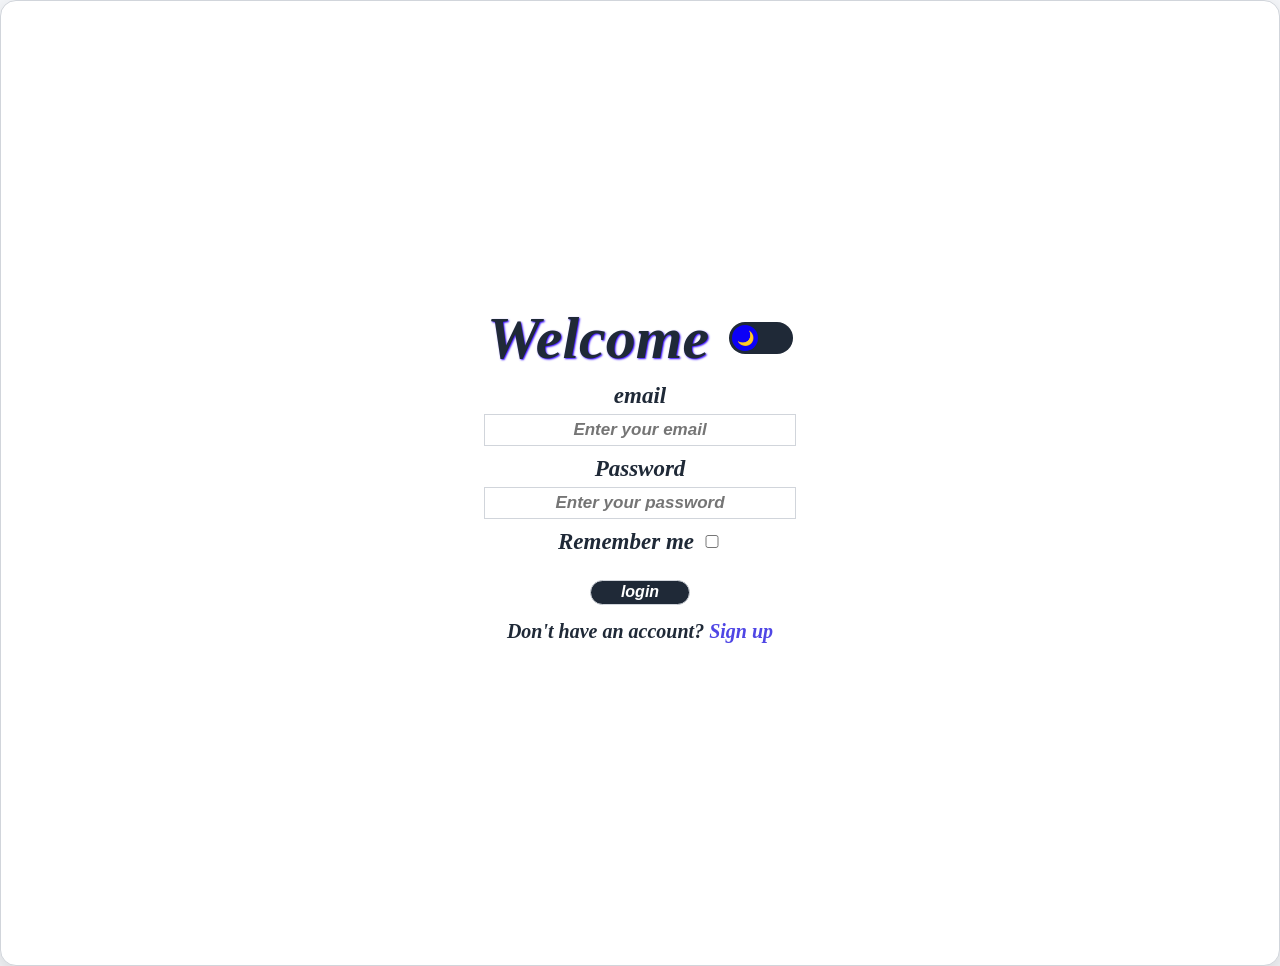
<file: index.html>
<!DOCTYPE html>
<html lang="en">
<head>
    <meta charset="UTF-8">
    <meta name="viewport" content="width=device-width, initial-scale=1.0">
    <title>Login page</title>
    <link rel="stylesheet" href="style.css">
</head>
<body>
<form action="#" method="post" class="login-card">
    <div class="start">
    <h1>Welcome</h1>
    <button id="theme-toggle" type="button" aria-label="Toggle theme"></button>
    </div>

    <label for="email">email</label>
    <input type="email" id="email" name="email" placeholder="Enter your email" required>

    <label for="password">Password</label>
    <input type="password" id="password" name="password" placeholder="Enter your password" required>

    <label class="remember">
        <input type="checkbox" name="remember">Remember me 
    </label>

    <button type="submit" class="submit">login</button>

    <p>Don't have an account? <a href="index2.html">Sign up</a></p>
</form>
<script src="main.js"></script>
</body>
</html>
</file>
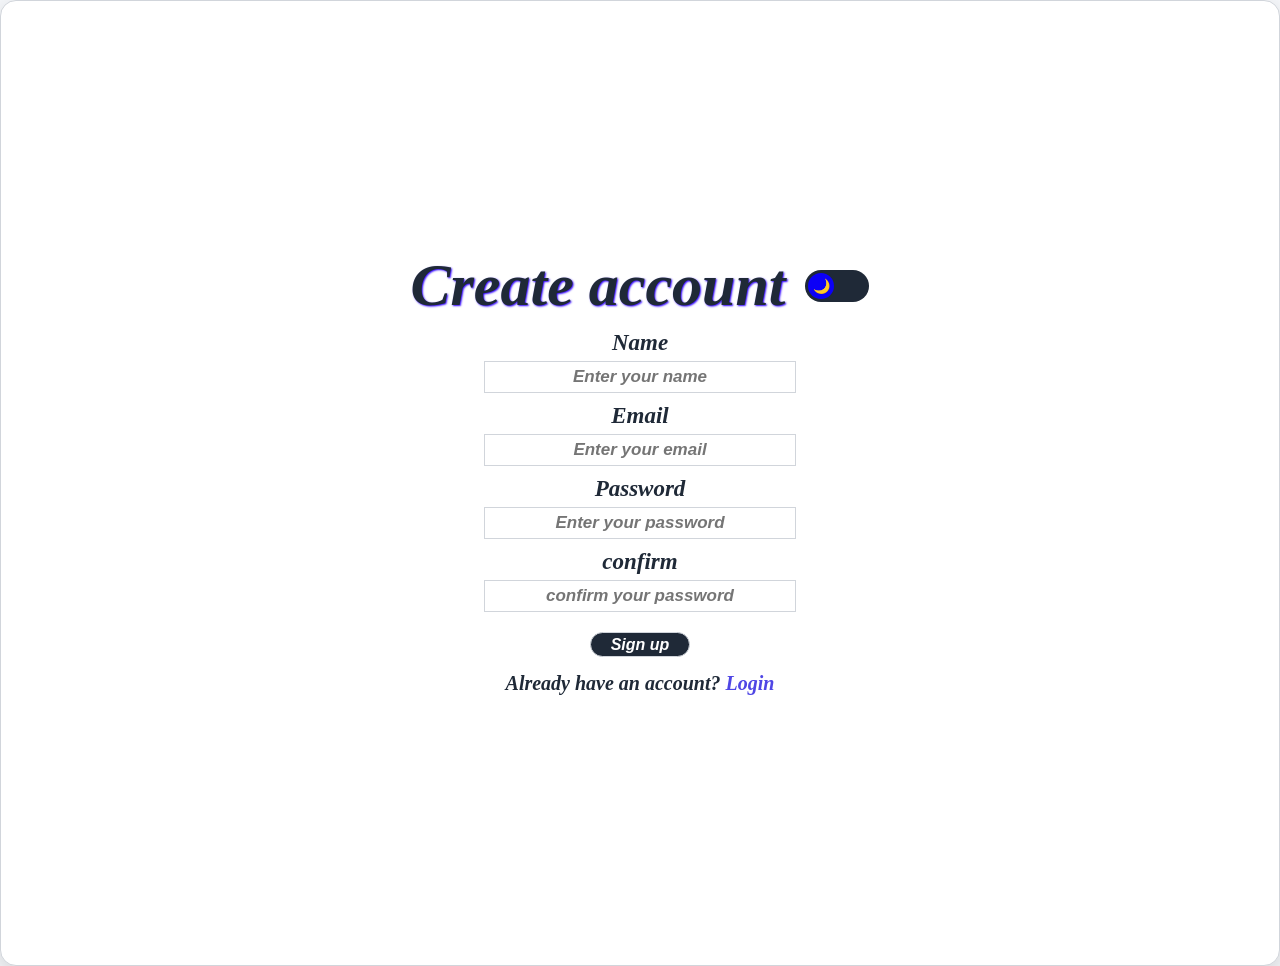
<file: index2.html>
<!DOCTYPE html>
<html lang="en">
<head>
    <meta charset="UTF-8">
    <meta name="viewport" content="width=device-width, initial-scale=1.0">
    <title>Create account</title>
    <link rel="stylesheet" href="style.css">
</head>
<body>
<form action="#" method="post" class="login-card">
    <div class="start">
    <h1>Create account</h1>
    <button id="theme-toggle" type="button" aria-label="Toggle theme"></button>
    </div>

    <label for="name">Name</label>
    <input type="text" id="name" placeholder="Enter your name" required>

    <label for="email">Email</label>
    <input type="email" id="email" name="email" placeholder="Enter your email" required>

    <label for="password">Password</label>
    <input type="password" id="password" name="password" placeholder="Enter your password" minlength="8"  pattern="(?=.*[a-z])(?=.*[A-Z])(?=.*\d)(?=.*[^A-Za-z0-9]).{8,}"
    title="At least 8 characters, with a lowercase letter, an uppercase letter, a number, and a special character" required>

    <label for="confirm">confirm</label>
    <input type="password" id="confirm" name="confirm" placeholder="confirm your password" required>


    <button type="submit" class="submit">Sign up</button>
    <p>Already have an account? <a href="index.html">Login</a></p>
</form>

    <script src="main.js"></script>
</body>
</html>
</file>
<file: style.css>
:root {
    --bg: #f5f7fa;
    --card: #ffffff;
    --text: #1f2937;
    --primary: #0c00f7;
    --border: #d1d5db;
    --shadow:#2f00ff;
    --link: #4f46e5;
}

[data-theme="dark"] {
    --bg: #111827;
    --card: #1f2937;
    --text: #f3f4f6;
    --primary: #fafaff;
    --border: #374151;
    --switch: #0c00f7;
    --link: #a5b4fc;
}

body {
    background: var(--bg);
    margin: 0;
    color: var(--text);
    transition: background 0.3s, color 0.3s;
    overflow: hidden;
}

.login-card {
    background: var(--card);
    border: 1px solid var(--border);
    padding: 32px;
    border-radius: 16px;
    box-shadow: 0 8px 24px rgba(0, 0, 0, 0.15);
}

button {
    background: var(--text);
    color: var(--card);
}

form {
    display: flex;
    flex-direction: column;
    align-items: center;
    justify-content: center;
    min-height: 100vh;
}

.start {
    display: flex;
    align-items: center;
    justify-content:center;
    gap: 100px;
}
h1 {
    margin:0;
    text-shadow: 1px 1px 2px var(--shadow);
    font-size: 60px;
    font-weight: bolder;
    font-style: italic;
}

#theme-toggle {
    position: relative;
    width: 64px;
    height: 32px;
    border: none;
    border-radius: 999px;
    background: var(--text);
    cursor: pointer;
    padding: 0;
    flex-shrink: 0;
}
#theme-toggle::before {
    content: "";
    position: absolute;
    top: 3px;
    left: 3px;
    width: 26px;
    height: 26px;
    border-radius: 50%;
    background: var(--primary);
}

[data-theme="dark"] #theme-toggle {
    background: var(--switch);
}

[data-theme="dark"] #theme-toggle::before {
    transform: translateX(32px);
    background: var(--primary);
}
#theme-toggle {
    transition: background 0.3s;
}

#theme-toggle::before {
    transition: transform 0.5s;  
}
#theme-toggle::before {
    content: "🌙";
    display: flex;
    align-items: center;
    justify-content: center;
    font-size: 14px;
}

[data-theme="dark"] #theme-toggle::before {
    content: "☀️";
}

label {
    margin-top: 10px;
    margin-bottom: 5px;
    font-weight: bolder;
    font-size: 23px;
    font-style: italic;
}

input[type="email"],
input[type="password"],
input[type="text"]
{
    width: 300px;
    text-align: center;
    font-size: 17px;
    font-weight: bolder;
    padding: 5px;
    font-style: italic;
    background: var(--card);
    color: var(--text);
    border: 1px solid var(--border);
}

.remember {
    display: flex;
    align-items: center;
    gap: 8px;
    flex-direction: row-reverse;
    justify-content: flex-end;
    font-style: italic;
}

.remember input[type="checkbox"] {
    width: 20px;
    margin: 0;
}

.submit {
    margin-top: 20px;
    width: 100px;
    height: 25px;
    cursor: pointer;
    border-radius: 20px;
    font-weight: bolder;
    font-size: 16px;
    border: 1px solid var(--border);
        font-style: italic;
}

p {
    margin-top: 15px;
    font-size: 14px;
    font-style: italic;
    font-weight: bolder;
    font-size: 20px;
}
p a {
    color: var(--link);
    text-decoration: none;
    font-weight: bolder;
    font-size: 20px;
}

@media (max-width: 480px) {
.login-card {
    padding: 20px;
    border-radius: 12px;
}
}
.start {   
    gap: 20px;

}
</file>
